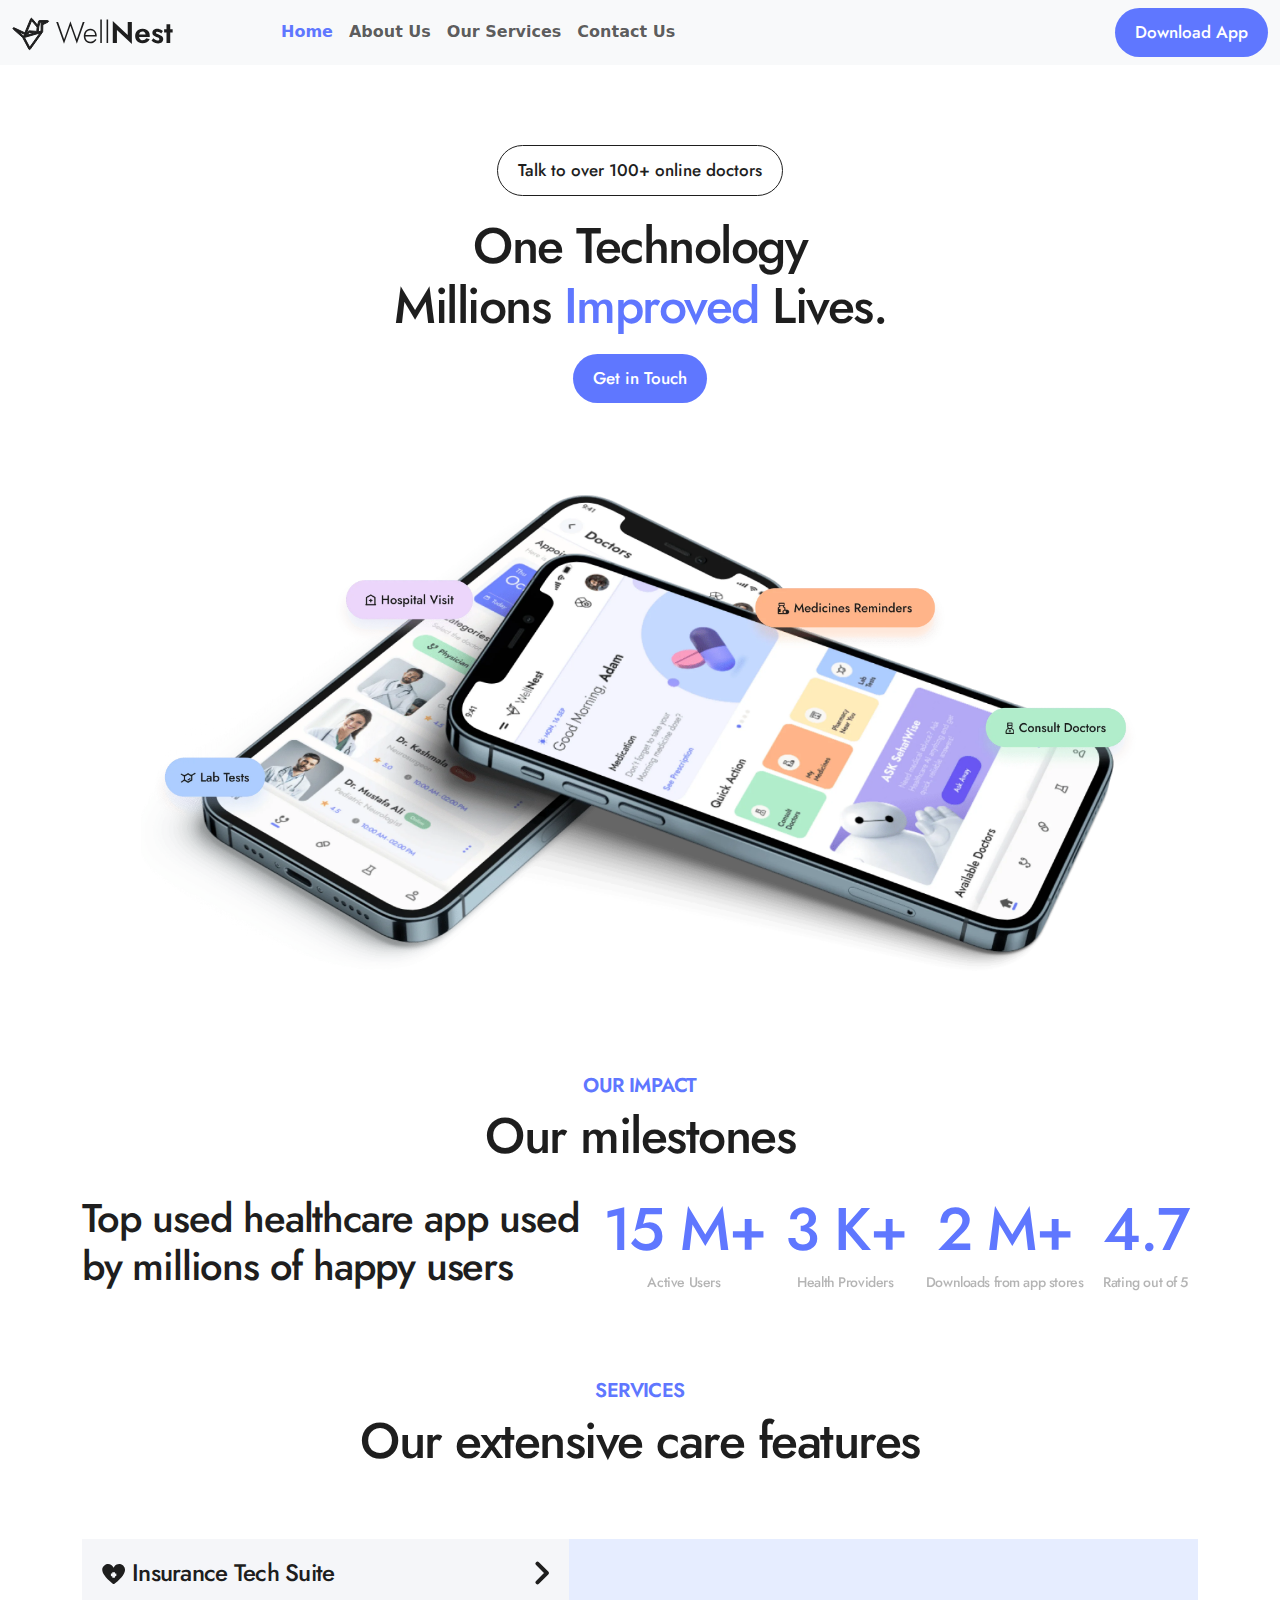
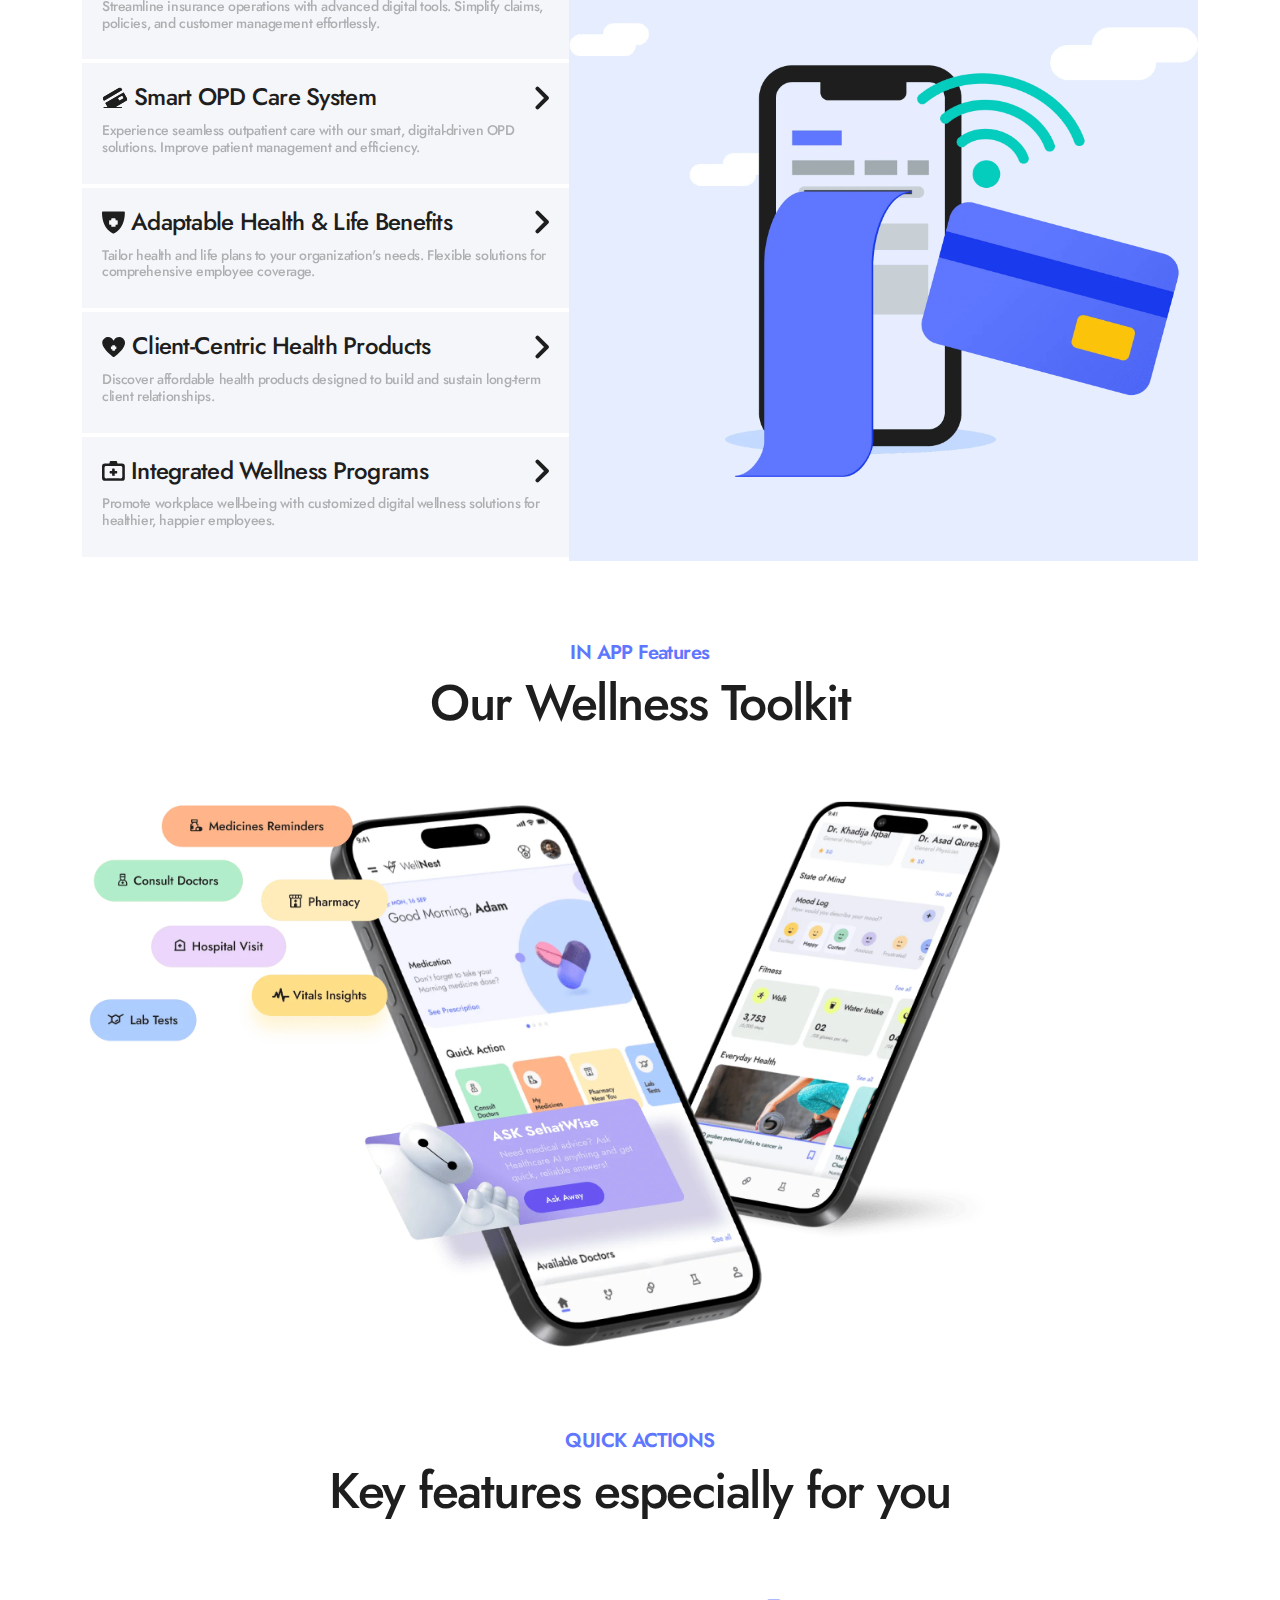
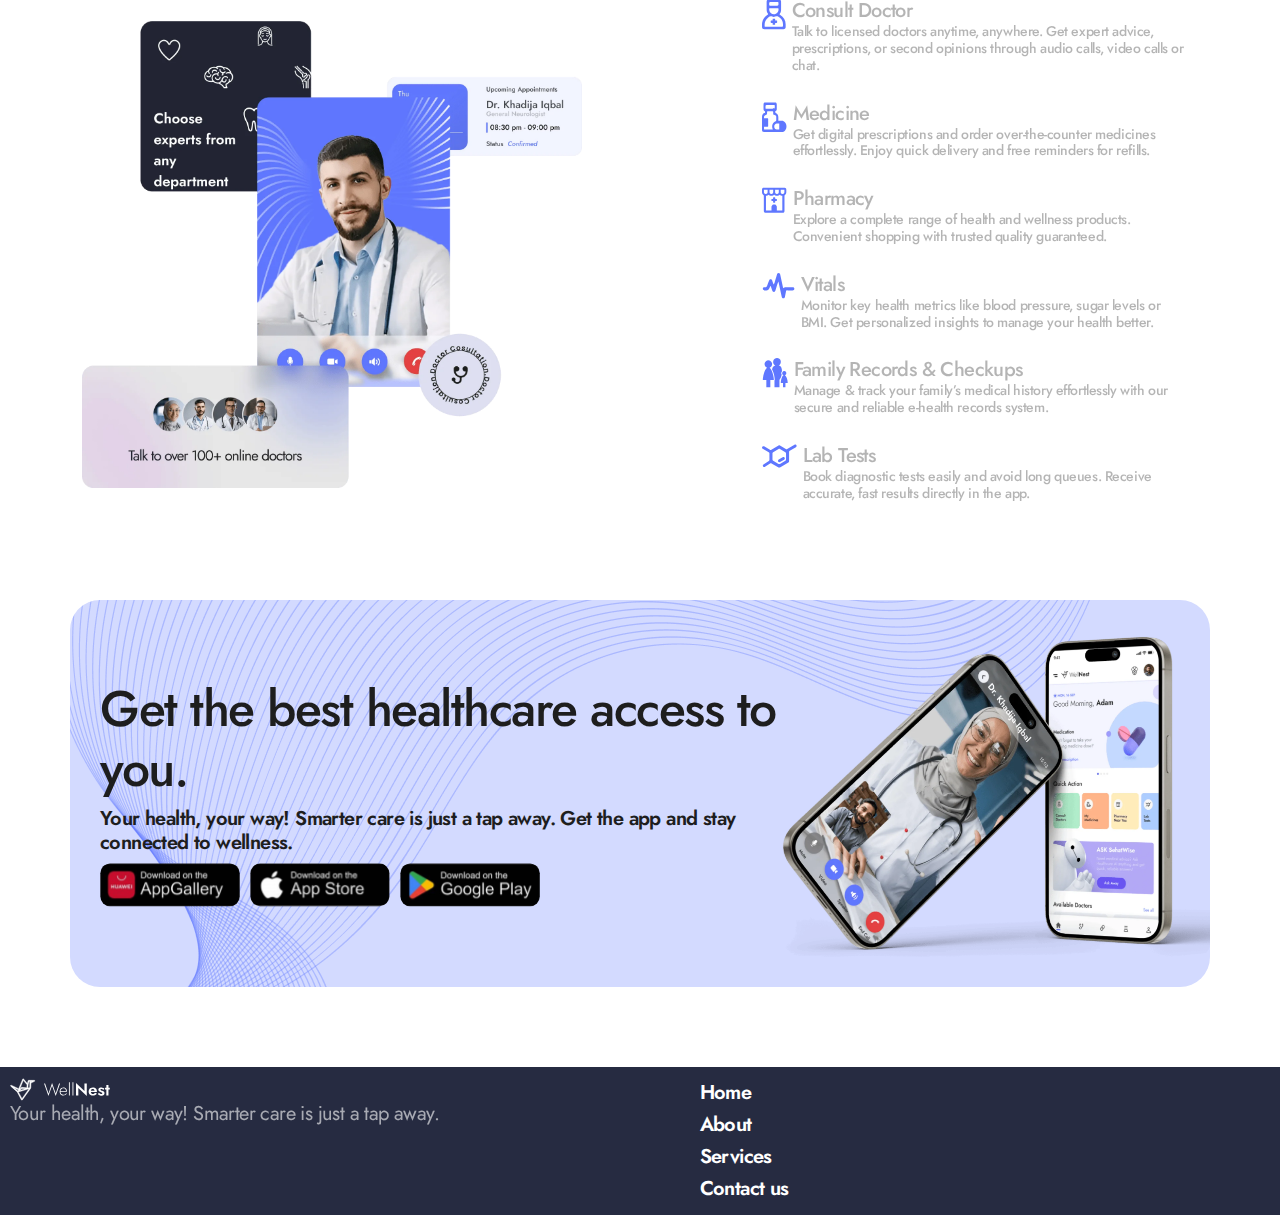
<file: index/index.html>
<!doctype html>
<html lang="en">
    <head>
        <meta charset="utf-8">
        <meta name="viewport" content="width=device-width, initial-scale=1">
        <title>WellNest</title>
        <link href="https://cdn.jsdelivr.net/npm/bootstrap@5.3.3/dist/css/bootstrap.min.css" rel="stylesheet" integrity="sha384-QWTKZyjpPEjISv5WaRU9OFeRpok6YctnYmDr5pNlyT2bRjXh0JMhjY6hW+ALEwIH" crossorigin="anonymous">
        <!-- font family links -->
        <link rel="preconnect" href="https://fonts.googleapis.com">
        <link rel="preconnect" href="https://fonts.gstatic.com" crossorigin>
        <link href="https://fonts.googleapis.com/css2?family=Jost:ital,wght@0,100..900;1,100..900&display=swap" rel="stylesheet">
        <!-- font family links -->
        <link rel="stylesheet" href="./index.css">
        <link rel="stylesheet" href="/common.css">
         
    </head>
  <body>

    <nav class="navbar navbar-expand-lg bg-body-tertiary">
        <div class="container-fluid">
            <div class="logo-wrapper">
                <img class="default-img" src="/assets/homeAssets/logo.svg">
            </div>
            <button class="navbar-toggler" type="button" data-bs-toggle="collapse" data-bs-target="#navbarTogglerDemo02" aria-controls="navbarTogglerDemo02" aria-expanded="false" aria-label="Toggle navigation">
            <span class="navbar-toggler-icon"></span>
            </button>
            <div class="collapse navbar-collapse" id="navbarTogglerDemo02">
            <ul class="navbar-nav me-auto mb-2 mb-lg-0">
                <li class="nav-item">
                    <a class="nav-link active" aria-current="page" href="/index/index.html">Home</a>
                </li>
                <li class="nav-item">
                    <a class="nav-link" href="/about/about.html">About Us</a>
                </li>
                <li class="nav-item">
                    <a class="nav-link" href="/ourServices/services.html">Our Services</a>
                </li>
                <li class="nav-item">
                    <a class="nav-link" href="/contact/contact.html">Contact Us</a>
                </li>
            </ul>
            <form class="d-flex" role="search">
                <div class="button-structure primary-button">Download App</div>
            </form>
            </div>
        </div>
    </nav>

    <!-- TECHNOLOGY SECTION -->
    <div class="container column-center">

        <span class="margin-xLarge d-block"></span>

        <div class="button-structure secodary-button dark-font">Talk to over 100+ online doctors</div>
        <span class="margin-medium"></span>

        <h1 class="section-heading primary-font dark-font">
            One Technology
            </br>Millions 
            <span class="light-font">Improved</span> 
            Lives.
        </h1>
        <span class="margin-small"></span>
        <div class="button-structure primary-button">Get in Touch</div>
        <span class="margin-xLarge"></span>

        <div class="main-section-img-wrapper">
            <img src="/assets/homeAssets/technology.webp" alt="technology" class="main-section-img">
        </div>

    </div>

    <!-- milestones SECTION -->
    <span class="margin-xLarge d-block"></span>
    <div class="container">

        <h1 class="section-heading secondary-font light-font">
            OUR IMPACT
        </h1>
        <h1 class="section-heading primary-font dark-font">
            Our milestones
        </h1>

        <span class="margin-medium d-block"></span>

        <div class="d-md-flex justify-content-between">
            <h1 class="section-heading teritary-font dark-font" style="text-align: start;">
                Top used healthcare app used</br> by millions of happy users
            </h1>
            <span class="margin-small d-block"></span>

            <div class="milestones-category d-flex flex-wrap"></div>
        </div>

    </div>

    <!-- extensive care SECTION -->
    <span class="margin-xLarge d-block"></span>
    <div class="container">

        <h1 class="section-heading secondary-font light-font">
            SERVICES
        </h1>
        <h1 class="section-heading primary-font dark-font">
            Our extensive care features
        </h1>
        
        <span class="margin-large d-block"></span>

        <div class="d-md-flex justify-content-between">
            <div class="care-feature"></div>

            <div class="extensive-care-image-wrapper">
                <img src="/assets/homeAssets/feature.webp" alt="technology" width="100%" height="100%" style="background-color: #E6EDFF; object-fit: contain;">
            </div>
        </div>

    </div>

    <!-- Wellness toolkit SECTION -->
    <span class="margin-xLarge d-block"></span>
    <div class="container column-center">

        <h1 class="section-heading secondary-font light-font">
            IN APP Features
        </h1>
        <h1 class="section-heading primary-font dark-font">
            Our Wellness Toolkit
        </h1>
        
        <span class="margin-large d-block"></span>

        <div class="wellness-section-img-wrapper">
            <img src="/assets/homeAssets/toolkit.webp" alt="technology" class="default-img">
        </div>

    </div>

    <span class="margin-xLarge d-block"></span>
    <!-- Key feature SECTION -->
    <div class="container column-center">

        <h1 class="section-heading secondary-font light-font">
            QUICK ACTIONS
        </h1>
        <h1 class="section-heading primary-font dark-font">
            Key features especially for you
        </h1>
        
        <span class="margin-large d-block"></span>

        <div class="d-md-flex justify-content-between">
            
            <div class="keyFeature-image-wrapper">
                <img src="/assets/homeAssets/key-feature.webp" alt="technology" class="default-img" style="object-fit: contain;">
            </div>

            <span class="margin-medium d-block"></span>
            
            <div class="key-feature"></div>

        </div>
    </div>

    <!-- health care SECTION -->
    <span class="margin-xLarge d-block"></span>
    <div class="container" style="background-color: #D3DAFF; padding: 30px 0px 30px 30px; border-radius: 30px; position: relative; overflow: hidden;">
        <img src="/assets/homeAssets/Group.png" style="position: absolute; left: 0; top: -80px;">

        <div class="d-md-flex justify-content-between align-items-center">
            <div style="z-index: 1;">
                <h1 class="section-heading primary-font dark-font text-start">
                    Get the best healthcare access to you.
                </h1>
                <h1 class="section-heading secondary-font dark-font text-start">
                    Your health, your way! Smarter care is just a tap away. Get the app and stay connected to wellness.
                </h1>
                <div class="d-flex flex-wrap">
                    <div class="stores-image-wrapper">
                        <img src="/assets/homeAssets/huawei.svg" style="width: 100%; height: 100%;">
                    </div>
                    <div class="stores-image-wrapper">
                        <img src="/assets/homeAssets/apple.svg" style="width: 100%; height: 100%;">
                    </div>
                    <div class="stores-image-wrapper">    
                        <img src="/assets/homeAssets/google.svg" style="width: 100%; height: 100%;">
                    </div>
                </div>
            </div>
            <div class="health-care-image-wrapper">
                <img src="/assets/homeAssets/health-care.webp" alt="technology" width="100%" height="100%" style="object-fit: contain; position: relative; z-index: 1;">
            </div>
        </div>

    </div>
    <span class="margin-xLarge d-block"></span>

    <div class="footer-section d-md-flex justify-content-between">
        <div class="me-4">
            <div class="footer-logo-wrapper">
                <img class="default-img" src="/assets/homeAssets/logo-white.svg">
            </div>
            <div class="detail-subheading-wrapper">
                <h1 class="section-heading secondary-font white-font detail-subheading text-start">Your health, your way! Smarter care is just a tap away.</h1>
            </div>
        </div>
        <div class="d-flex d-md-block">
            <h1 class="section-heading secondary-font white-font m-0 py-1 me-2 text-start">Home</h1>
            <h1 class="section-heading secondary-font white-font m-0 py-1 me-2 text-start">About</h1>
            <h1 class="section-heading secondary-font white-font m-0 py-1 me-2 text-start">Services</h1>
            <h1 class="section-heading secondary-font white-font m-0 py-1 me-2 text-start">Contact us</h1>

        </div>
        <div>
            
        </div>
        <div>
            
        </div>
    </div>

    
    <script src="./index.js"></script>
    <script src="/common.js"></script>
    <script src="https://cdn.jsdelivr.net/npm/bootstrap@5.3.3/dist/js/bootstrap.bundle.min.js" integrity="sha384-YvpcrYf0tY3lHB60NNkmXc5s9fDVZLESaAA55NDzOxhy9GkcIdslK1eN7N6jIeHz" crossorigin="anonymous"></script>
  </body>
</html>
</file>
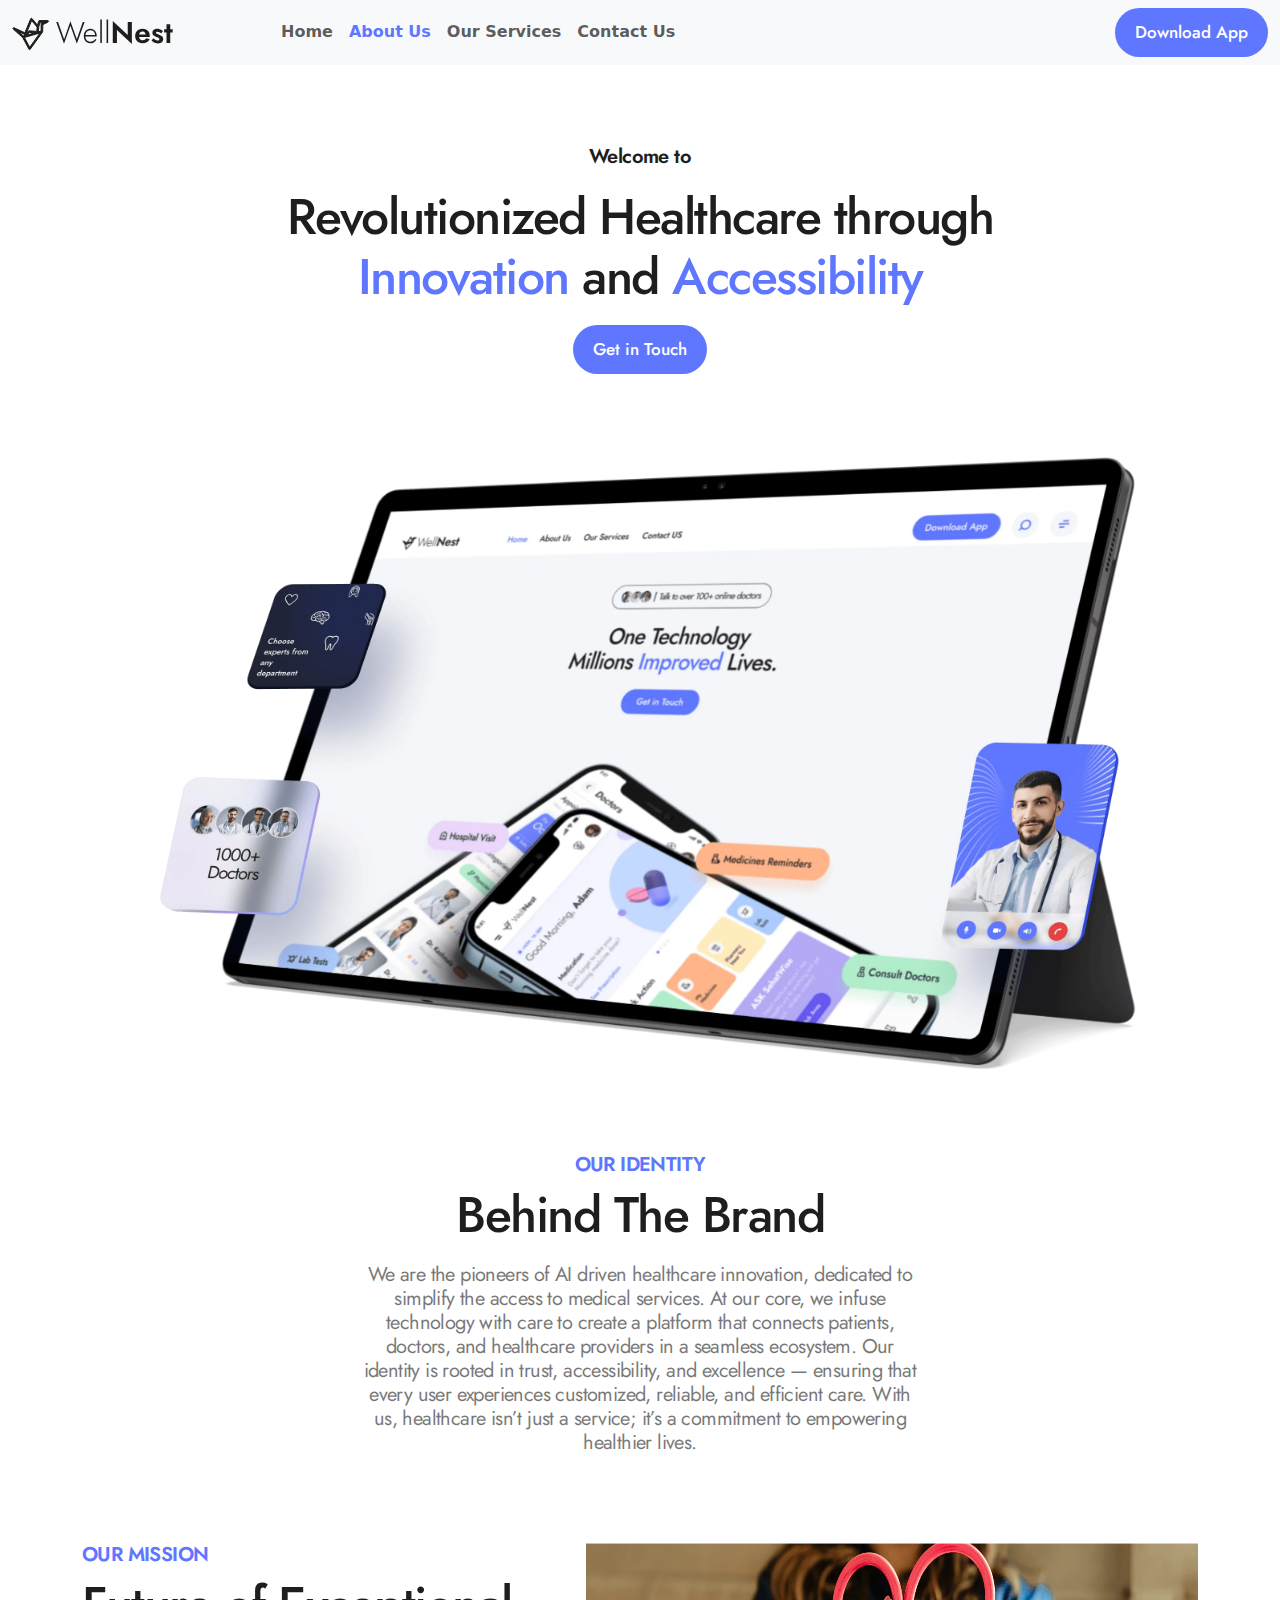
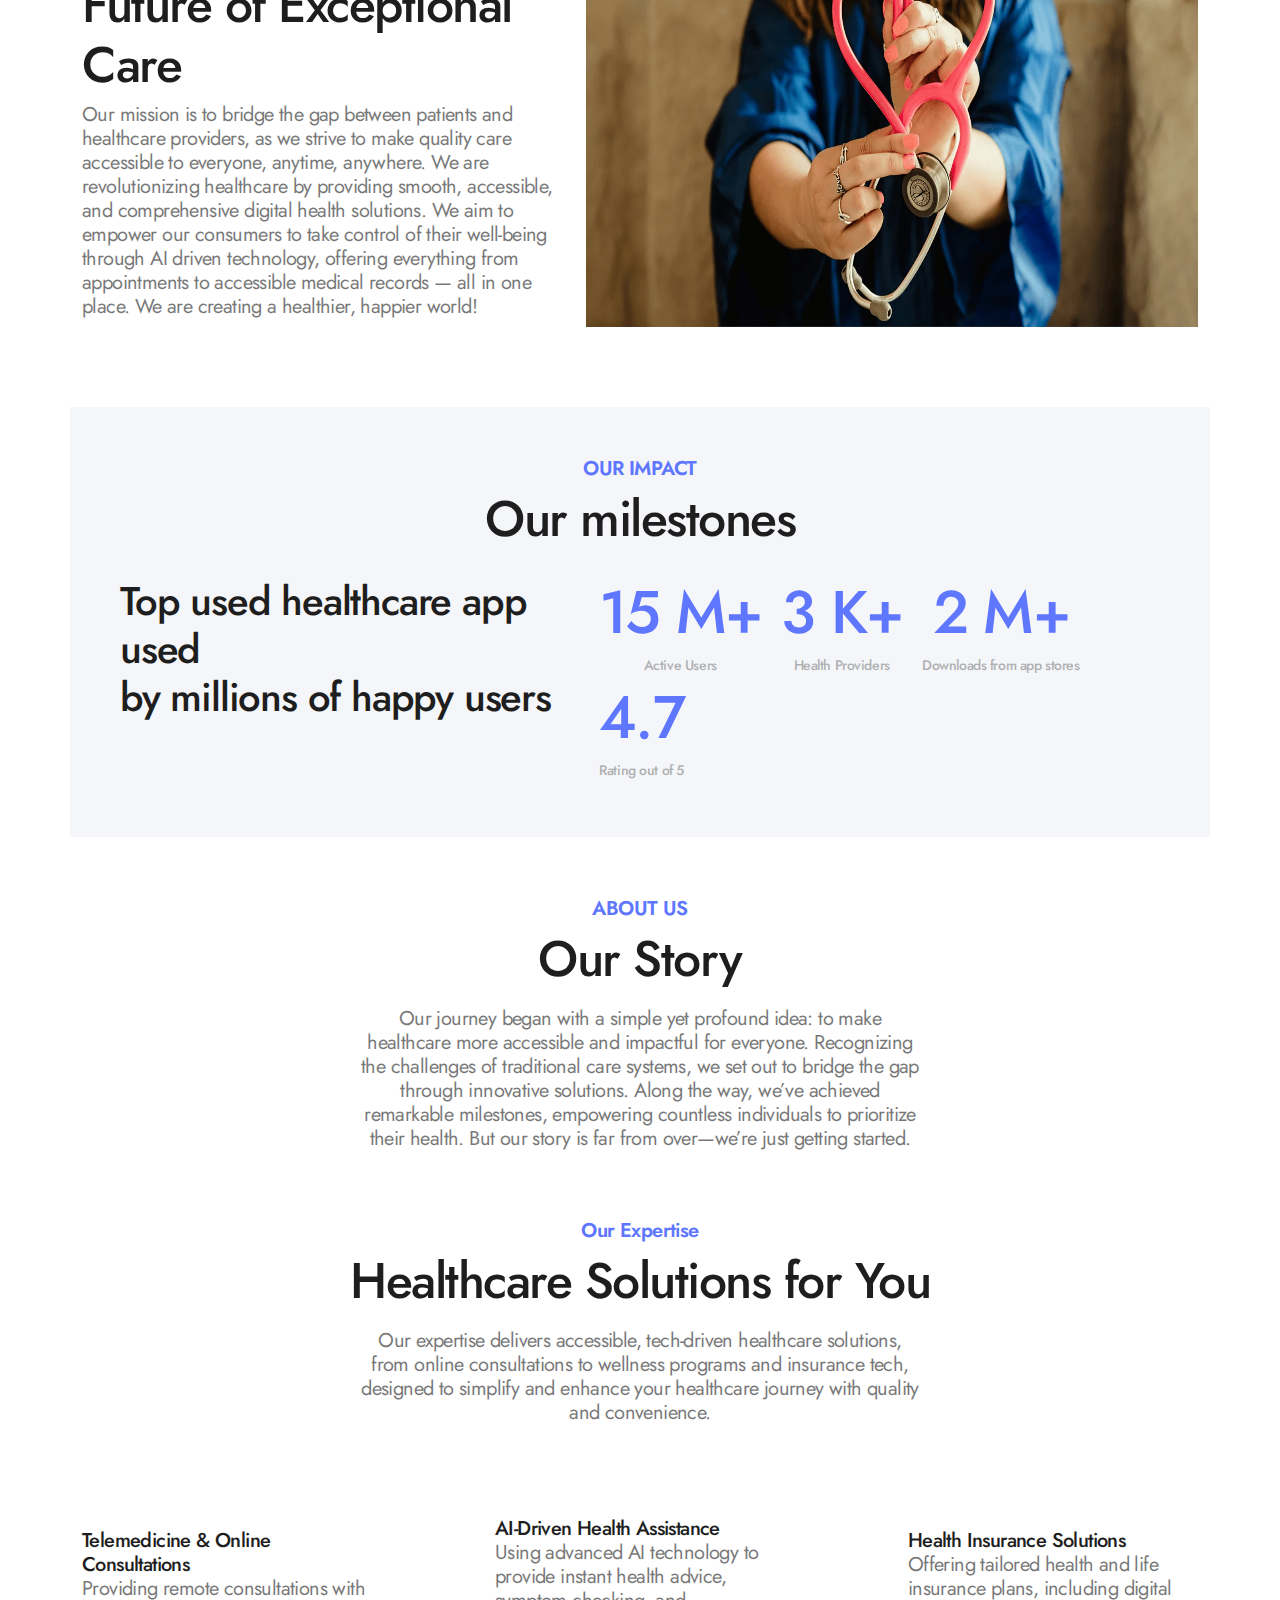
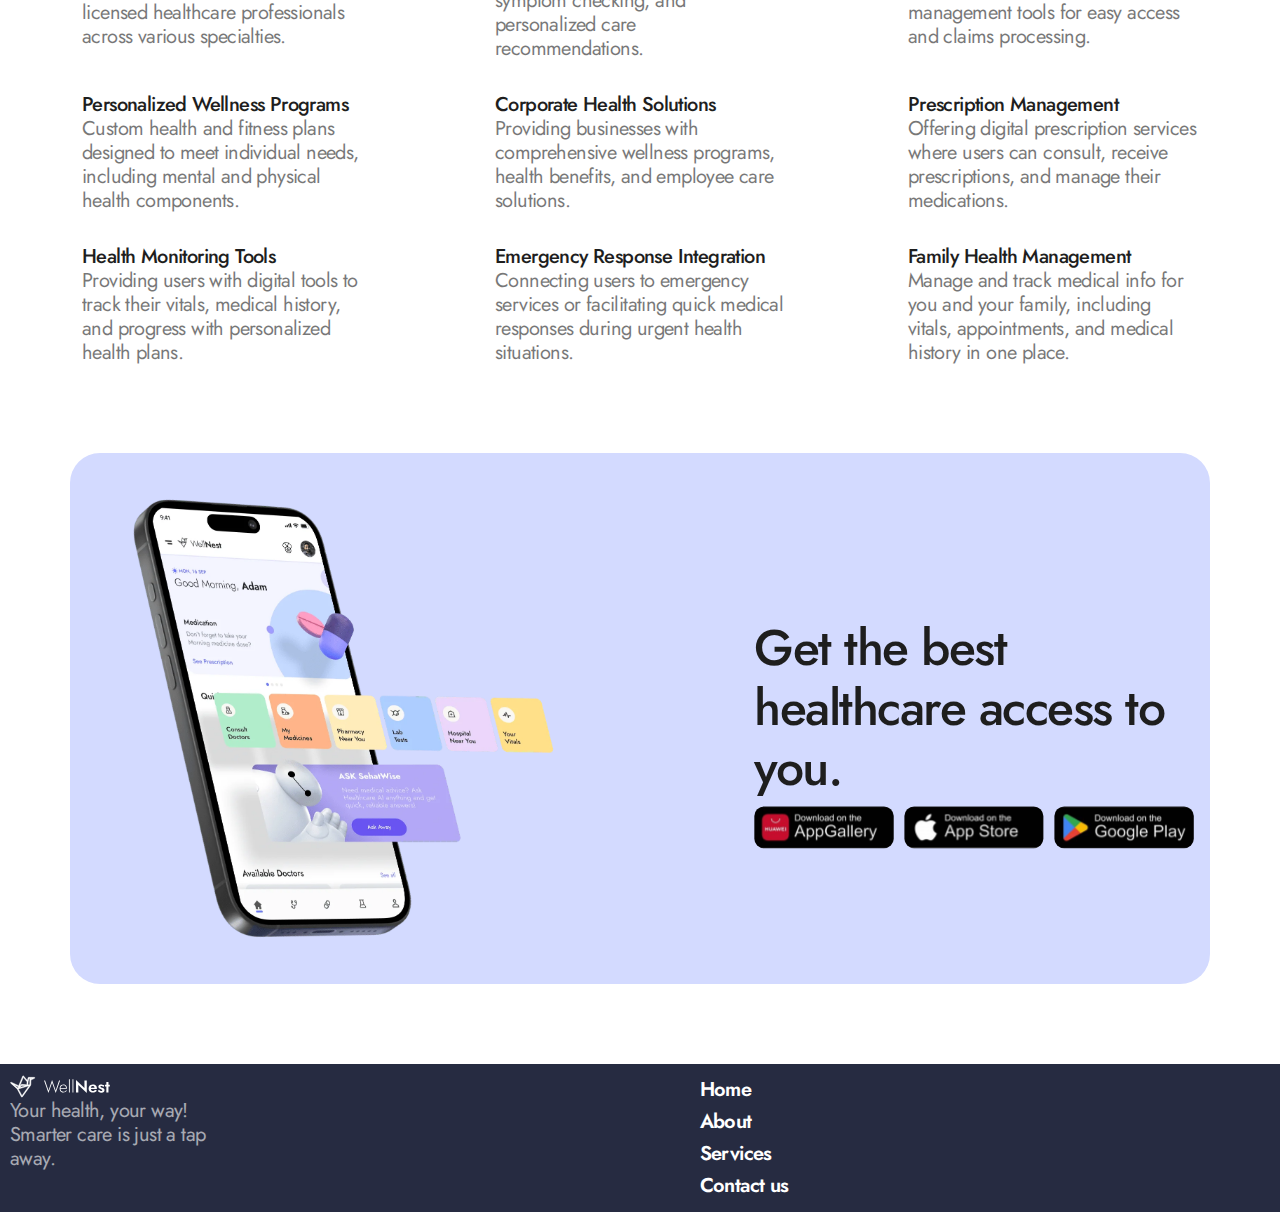
<file: about/about.html>
<!doctype html>
<html lang="en">
    <head>
        <meta charset="utf-8">
        <meta name="viewport" content="width=device-width, initial-scale=1">
        <title>WellNest</title>
        <link href="https://cdn.jsdelivr.net/npm/bootstrap@5.3.3/dist/css/bootstrap.min.css" rel="stylesheet" integrity="sha384-QWTKZyjpPEjISv5WaRU9OFeRpok6YctnYmDr5pNlyT2bRjXh0JMhjY6hW+ALEwIH" crossorigin="anonymous">
        <!-- font family links -->
        <link rel="preconnect" href="https://fonts.googleapis.com">
        <link rel="preconnect" href="https://fonts.gstatic.com" crossorigin>
        <link href="https://fonts.googleapis.com/css2?family=Jost:ital,wght@0,100..900;1,100..900&display=swap" rel="stylesheet">
        <!-- font family links -->
        <link rel="stylesheet" href="./about.css">
        <link rel="stylesheet" href="/common.css">
         
    </head>
  <body>

    <nav class="navbar navbar-expand-lg bg-body-tertiary">
        <div class="container-fluid">
            <div class="logo-wrapper">
                <img class="default-img" src="/assets/homeAssets/logo.svg">
            </div>
          <button class="navbar-toggler" type="button" data-bs-toggle="collapse" data-bs-target="#navbarTogglerDemo02" aria-controls="navbarTogglerDemo02" aria-expanded="false" aria-label="Toggle navigation">
            <span class="navbar-toggler-icon"></span>
          </button>
          <div class="collapse navbar-collapse" id="navbarTogglerDemo02">
            <ul class="navbar-nav me-auto mb-2 mb-lg-0">
                <li class="nav-item">
                    <a class="nav-link" aria-current="page" href="/index/index.html">Home</a>
                </li>
                <li class="nav-item">
                    <a class="nav-link active" href="/about/about.html">About Us</a>
                </li>
                <li class="nav-item">
                    <a class="nav-link" href="/ourServices/services.html">Our Services</a>
                </li>
                <li class="nav-item">
                    <a class="nav-link" href="/contact/contact.html">Contact Us</a>
                </li>
            </ul>
            <form class="d-flex" role="search">
                <div class="button-structure primary-button">Download App</div>
            </form>
          </div>
        </div>
    </nav>

    <!-- Main SECTION -->
    <div class="container column-center">

        <span class="margin-xLarge"></span>
        <h1 class="section-heading secondary-font dark-font">
            Welcome to
        </h1>
        <span class="margin-small"></span>

        <h1 class="section-heading primary-font dark-font">
            Revolutionized Healthcare through
            </br> 
            <span class="light-font">Innovation</span> and <span class="light-font">Accessibility</span>
        </h1>
        <span class="margin-small"></span>
        <div class="button-structure primary-button">Get in Touch</div>
        <span class="margin-xLarge"></span>

        <div class="main-section-img-wrapper">
            <img src="/assets/aboutAssets/innovation.webp" alt="technology" class="main-section-img">
        </div>

    </div>

    <!-- Brand SECTION -->
    <div class="container column-center">

        <span class="margin-xLarge"></span>
        <h1 class="section-heading secondary-font light-font">
            OUR IDENTITY
        </h1>

        <h1 class="section-heading primary-font dark-font">
            Behind The Brand
        </h1>
        <span class="margin-small"></span>
        <div class="detail-subheading-wrapper">
            <h1 class="section-heading secondary-font dark-font detail-subheading" id="brand-section-subheading"></h1>
        </div>
        <span class="margin-xLarge d-block"></span>

    </div>

    <!-- Exceptional Care SECTION -->
    <div class="container d-md-flex justify-content-between">

        <div class="me-3 detail-subheading-wrapper">
            <h1 class="section-heading secondary-font light-font text-md-start">
                OUR MISSION
            </h1>
    
            <h1 class="section-heading primary-font dark-font text-md-start">
                Future of Exceptional Care
            </h1>
            <span class="margin-small"></span>
            <div class="">
                <h1 class="section-heading secondary-font dark-font detail-subheading text-md-start" id="exceptional-section-subheading"></h1>
            </div>
        </div>

        <div class="exceptional-img-wrapper">
            <img src="/assets/aboutAssets/exceptional-care.webp" alt="technology" class="default-img">
        </div>

    </div>

    <span class="margin-xLarge d-block"></span>
    <!-- milestones SECTION -->
    <div class="container about-milestone" style="width: 100%;">

        <h1 class="section-heading secondary-font light-font">
            OUR IMPACT
        </h1>
        <h1 class="section-heading primary-font dark-font">
            Our milestones
        </h1>

        <span class="margin-medium d-block"></span>

        <div class="d-md-flex justify-content-between">
            <h1 class="section-heading teritary-font dark-font" style="text-align: start;">
                Top used healthcare app used</br> by millions of happy users
            </h1>
            <span class="margin-small d-block"></span>

            <div class="milestones-category d-flex flex-wrap"></div>
        </div>

    </div>

    <!-- Story SECTION -->
    <div class="container column-center">

        <span class="margin-large d-block"></span>
        <h1 class="section-heading secondary-font light-font">
            ABOUT US
        </h1>

        <h1 class="section-heading primary-font dark-font">
            Our Story
        </h1>
        <span class="margin-small"></span>
        <div class="detail-subheading-wrapper">
            <h1 class="section-heading secondary-font dark-font detail-subheading" id="story-section-subheading"></h1>
        </div>

    </div>

    <!-- Healthcare SECTION -->
    <div class="container column-center">

        <span class="margin-large d-block"></span>
        <h1 class="section-heading secondary-font light-font">
            Our Expertise
        </h1>

        <h1 class="section-heading primary-font dark-font">
            Healthcare Solutions for You
        </h1>
        <span class="margin-small"></span>
        <div class="detail-subheading-wrapper">
            <h1 class="section-heading secondary-font dark-font detail-subheading" id="healthcare-section-subheading"></h1>
        </div>

        <span class="margin-large d-block"></span>
        <div class="healthCare-solutions d-flex justify-content-between align-items-center flex-wrap"></div>

    </div>

    <!-- health care SECTION -->
    <span class="margin-xLarge d-block"></span>
    <div class="container" style="background-color: #D3DAFF; padding: 30px 0px 0px 0px; border-radius: 30px;">

        <div class="d-md-flex justify-content-between align-items-center">
            <div class="health-care-image-wrapper">
                <img src="/assets/aboutAssets/health-care.webp" alt="technology" width="100%" height="100%" style="object-fit: contain;">
            </div>
            <div class="health-care-content-wrapper">
                <h1 class="section-heading primary-font dark-font text-start">
                    Get the best healthcare access to you.
                </h1>
                <div class="d-flex flex-wrap">
                    <div class="stores-image-wrapper">
                        <img src="/assets/homeAssets/huawei.svg" style="width: 100%; height: 100%;">
                    </div>
                    <div class="stores-image-wrapper">
                        <img src="/assets/homeAssets/apple.svg" style="width: 100%; height: 100%;">
                    </div>
                    <div class="stores-image-wrapper">    
                        <img src="/assets/homeAssets/google.svg" style="width: 100%; height: 100%;">
                    </div>
                </div>
            </div>
        </div>

    </div>

    <span class="margin-xLarge d-block"></span>

    <div class="footer-section d-md-flex justify-content-between">
        <div class="me-4">
            <div class="footer-logo-wrapper">
                <img class="default-img" src="/assets/homeAssets/logo-white.svg">
            </div>
            <div class="detail-subheading-wrapper">
                <h1 class="section-heading secondary-font white-font detail-subheading text-start">Your health, your way! Smarter care is just a tap away.</h1>
            </div>
        </div>
        <div class="d-flex d-md-block">
            <h1 class="section-heading secondary-font white-font m-0 py-1 me-2 text-start">Home</h1>
            <h1 class="section-heading secondary-font white-font m-0 py-1 me-2 text-start">About</h1>
            <h1 class="section-heading secondary-font white-font m-0 py-1 me-2 text-start">Services</h1>
            <h1 class="section-heading secondary-font white-font m-0 py-1 me-2 text-start">Contact us</h1>

        </div>
        <div>
            
        </div>
        <div>
            
        </div>
    </div>
    
    <script src="./about.js"></script>
    <script src="/common.js"></script>
    <script src="https://cdn.jsdelivr.net/npm/bootstrap@5.3.3/dist/js/bootstrap.bundle.min.js" integrity="sha384-YvpcrYf0tY3lHB60NNkmXc5s9fDVZLESaAA55NDzOxhy9GkcIdslK1eN7N6jIeHz" crossorigin="anonymous"></script>
  </body>
</html>
</file>
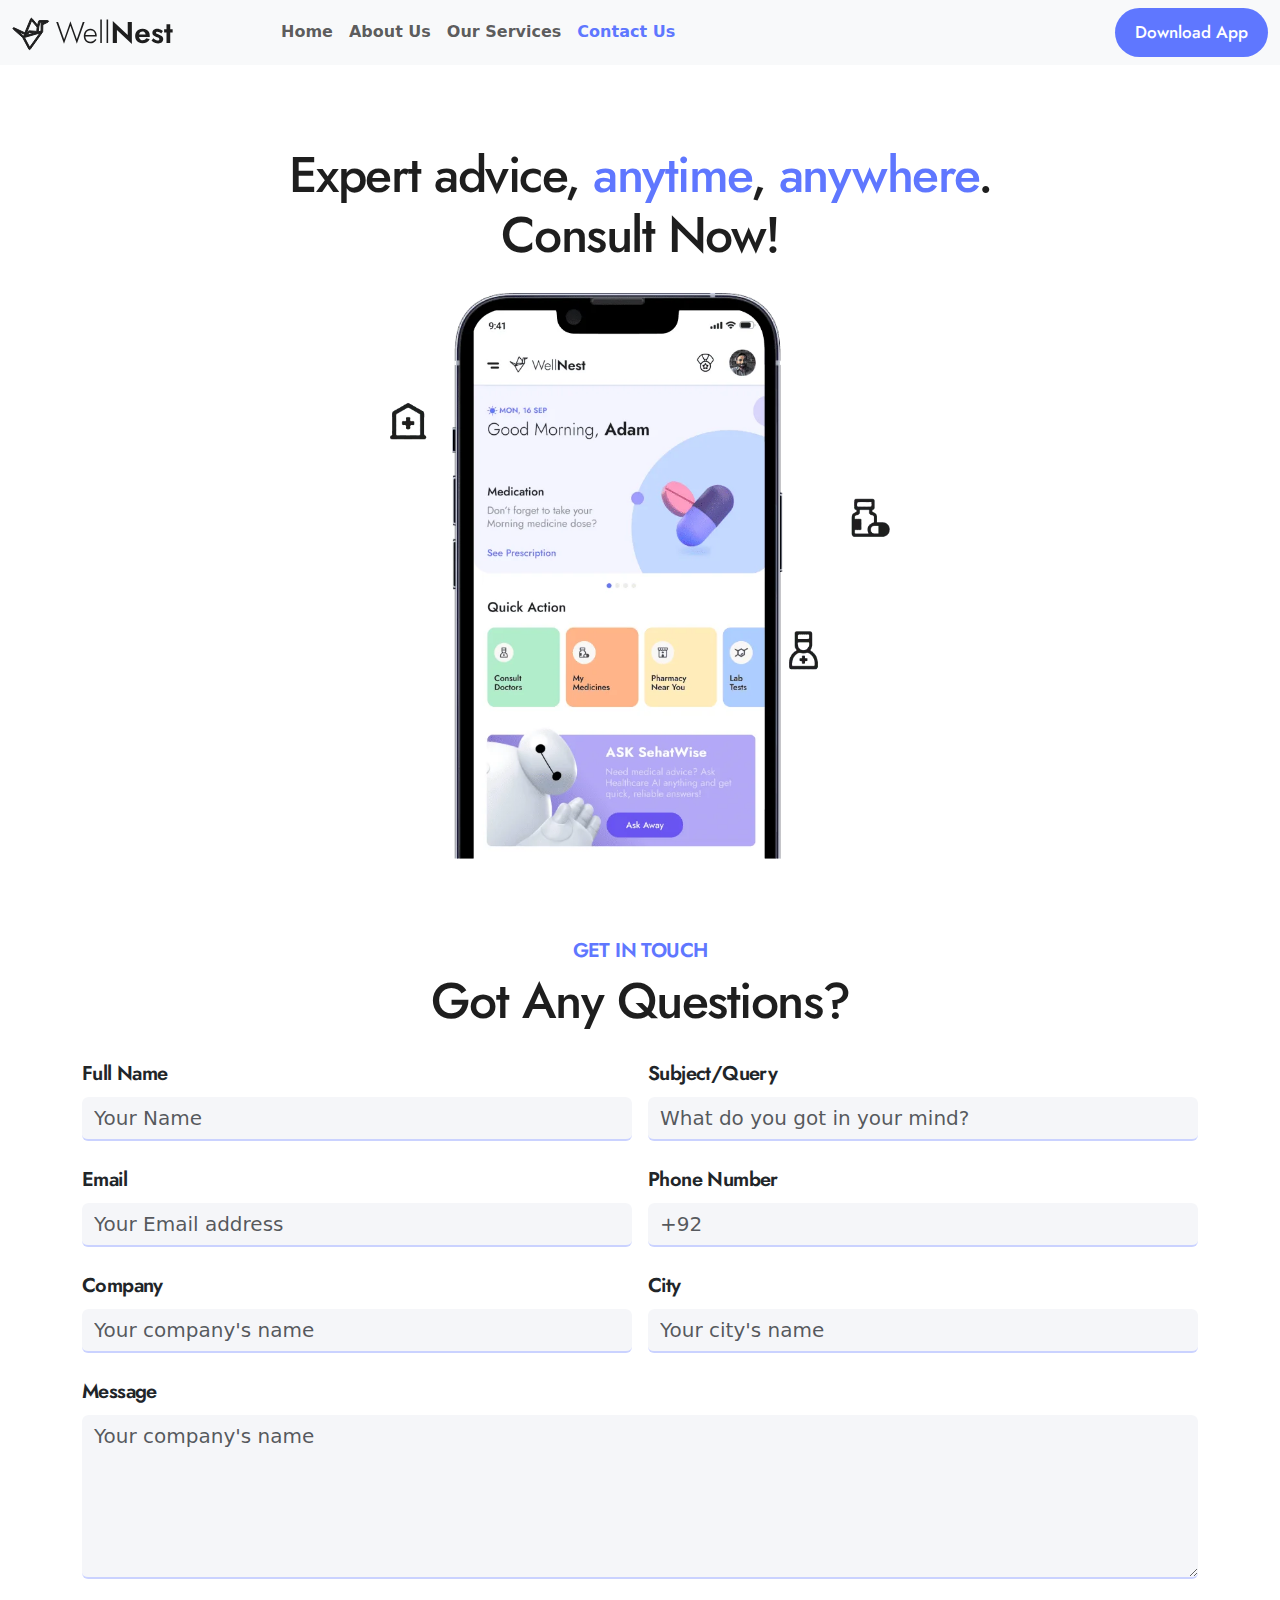
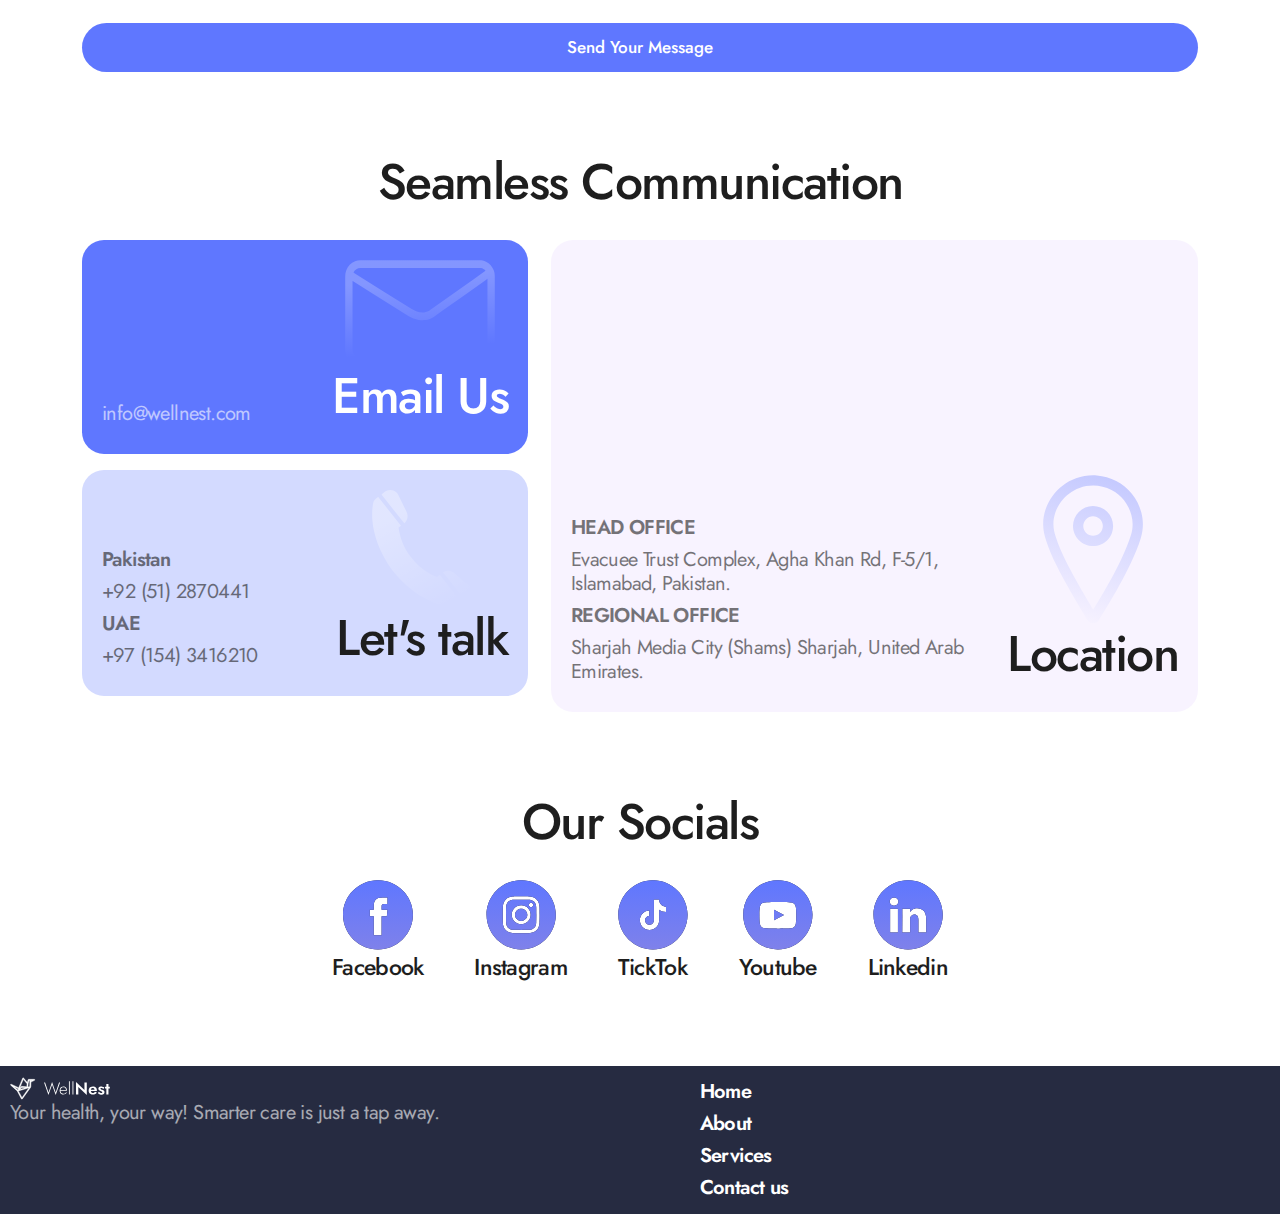
<file: contact/contact.html>
<!doctype html>
<html lang="en">
    <head>
        <meta charset="utf-8">
        <meta name="viewport" content="width=device-width, initial-scale=1">
        <title>WellNest</title>
        <link href="https://cdn.jsdelivr.net/npm/bootstrap@5.3.3/dist/css/bootstrap.min.css" rel="stylesheet" integrity="sha384-QWTKZyjpPEjISv5WaRU9OFeRpok6YctnYmDr5pNlyT2bRjXh0JMhjY6hW+ALEwIH" crossorigin="anonymous">
        <!-- font family links -->
        <link rel="preconnect" href="https://fonts.googleapis.com">
        <link rel="preconnect" href="https://fonts.gstatic.com" crossorigin>
        <link href="https://fonts.googleapis.com/css2?family=Jost:ital,wght@0,100..900;1,100..900&display=swap" rel="stylesheet">
        <!-- font family links -->
        <link rel="stylesheet" href="./contact.css">
        <link rel="stylesheet" href="/common.css">
         
    </head>
  <body>

    <nav class="navbar navbar-expand-lg bg-body-tertiary">
        <div class="container-fluid">
            <div class="logo-wrapper">
                <img class="default-img" src="/assets/homeAssets/logo.svg">
            </div>
          <button class="navbar-toggler" type="button" data-bs-toggle="collapse" data-bs-target="#navbarTogglerDemo02" aria-controls="navbarTogglerDemo02" aria-expanded="false" aria-label="Toggle navigation">
            <span class="navbar-toggler-icon"></span>
          </button>
          <div class="collapse navbar-collapse" id="navbarTogglerDemo02">
            <ul class="navbar-nav me-auto mb-2 mb-lg-0">
                <li class="nav-item">
                    <a class="nav-link" aria-current="page" href="/index/index.html">Home</a>
                </li>
                <li class="nav-item">
                    <a class="nav-link" href="/about/about.html">About Us</a>
                </li>
                <li class="nav-item">
                    <a class="nav-link" href="/ourServices/services.html">Our Services</a>
                </li>
                <li class="nav-item">
                    <a class="nav-link active" href="/contact/contact.html">Contact Us</a>
                </li>
            </ul>
            <form class="d-flex" role="search">
                <div class="button-structure primary-button">Download App</div>
            </form>
          </div>
        </div>
    </nav>

    <!-- Main SECTION -->
    <div class="container column-center contact-page-consult-section">

        <span class="margin-xLarge"></span>

        <h1 class="section-heading primary-font dark-font">
            Expert advice,
            <span class="light-font">anytime</span>, 
            <span class="light-font">anywhere</span>.
            </br>Consult Now!
        </h1>

        <span class="margin-medium"></span>

        <div class="main-section-img-wrapper">
            <img src="/assets/contactAssets/consult.webp" alt="technology" class="main-section-img">
        </div>

    </div>

    <!-- Contact Form -->
    <div class="container column-center">

        <span class="margin-xLarge"></span>
        <h1 class="section-heading secondary-font light-font">
            GET IN TOUCH
        </h1>

        <h1 class="section-heading primary-font dark-font">
            Got Any Questions?
        </h1>
        <span class="margin-medium"></span>
        
        <form style="width: 100%;">
            <div class="d-flex justify-content-between mb-2 mb-lg-4">
                <div class="me-3 w-100">
                    <label for="input1" class="form-label section-heading secondary-font">Full Name</label>
                    <input type="text" id="input1" class="form-control secondary-font inputStyle" placeholder="Your Name" style="font-weight: 400;">
                </div>
                <div class="w-100">
                    <label for="input2" class="form-label section-heading secondary-font">Subject/Query</label>
                    <input type="text" id="input2" class="form-control secondary-font inputStyle" placeholder="What do you got in your mind?" style="font-weight: 400;">
                </div>
            </div>
            <div class="d-flex justify-content-between mb-2 mb-lg-4">
                <div class="me-3 w-100">
                    <label for="input3" class="form-label section-heading secondary-font">Email</label>
                    <input type="email" id="input3" class="form-control secondary-font inputStyle" placeholder="Your Email address" style="font-weight: 400;">
                </div>
                <div class="w-100">
                    <label for="input4" class="form-label section-heading secondary-font">Phone Number</label>
                    <input type="text" id="input4" class="form-control secondary-font inputStyle" placeholder="+92" style="font-weight: 400;">
                </div>
            </div>
            <div class="d-flex justify-content-between mb-2 mb-lg-4">
                <div class="me-3 w-100">
                    <label for="input5" class="form-label section-heading secondary-font">Company</label>
                    <input type="text" id="input5" class="form-control secondary-font inputStyle" placeholder="Your company's name" style="font-weight: 400;">
                </div>
                <div class="w-100">
                    <label for="input6" class="form-label section-heading secondary-font">City</label>
                    <input type="text" id="input6" class="form-control secondary-font inputStyle" placeholder="Your city's name" style="font-weight: 400;">
                </div>
            </div>
            <div class="d-flex justify-content-between mb-2 mb-lg-4">
                <div class="w-100">
                    <label for="input7" class="form-label section-heading secondary-font">Message</label>
                    <textarea id="input7" class="form-control secondary-font inputStyle" placeholder="Your company's name" rows="5" style="font-weight: 400;"></textarea>
                </div>
            </div>
            <span class="margin-medium d-block"></span>
            <div class="button-structure primary-button text-center">Send Your Message</div>
        </form>

        <span class="margin-xLarge d-block"></span>

    </div>

    <!-- Contact Form -->
    <div class="container column-center">

        <h1 class="section-heading primary-font dark-font">
            Seamless Communication
        </h1>
        
        <span class="margin-medium"></span>

        <div class="d-md-flex w-100 justify-content-between">

            <div class="contact-pre-section">
                <div class="d-flex d-md-block d-lg-flex emai-section align-items-end justify-content-between mb-3">
                    <div class="detail-subheading-wrapper">
                        <h1 class="section-heading secondary-font white-font detail-subheading">info@wellnest.com</h1>
                    </div>
                    
                    <div>
                        <div class="email-section-img-wrapper m-auto">
                            <img src="/assets/contactAssets/Email-icon.svg" alt="technology" class="default-img">
                        </div>
                        <h1 class="section-heading primary-font white-font">
                            Email Us
                        </h1>
                    </div>
                </div>
                <div class="d-flex d-md-block d-lg-flex call-section align-items-end justify-content-between mb-3">
                    
                    <div class="detail-subheading-wrapper">
                        <h1 class="section-heading secondary-font dark-font detail-subheading text-start" style="font-weight: 600 !important;">Pakistan</h1>
                        <h1 class="section-heading secondary-font dark-font detail-subheading text-start">+92 (51) 2870441</h1>

                        <h1 class="section-heading secondary-font dark-font detail-subheading text-start" style="font-weight: 600 !important;">UAE</h1>
                        <h1 class="section-heading secondary-font dark-font detail-subheading text-start">+97 (154) 3416210</h1>
                    </div>
                    
                    <div>
                        <div class="call-section-img-wrapper m-auto">
                            <img src="/assets/contactAssets/Call.svg" alt="technology" class="default-img">
                        </div>
                        <h1 class="section-heading primary-font dark-font">
                            Let's talk
                        </h1>
                    </div>
                </div>
            </div>
            <div class="contact-post-section d-flex d-md-block d-lg-flex location-section align-items-end justify-content-between">
                    
                <div class="detail-subheading-wrapper">
                    <h1 class="section-heading secondary-font dark-font detail-subheading text-start" style="font-weight: 600 !important;">HEAD OFFICE</h1>
                    <h1 class="section-heading secondary-font dark-font detail-subheading text-start">Evacuee Trust Complex, Agha Khan Rd, F-5/1, Islamabad, Pakistan.</h1>

                    <h1 class="section-heading secondary-font dark-font detail-subheading text-start" style="font-weight: 600 !important;">REGIONAL OFFICE</h1>
                    <h1 class="section-heading secondary-font dark-font detail-subheading text-start">Sharjah Media City (Shams) Sharjah, United Arab Emirates.</h1>
                </div>
                
                <div>
                    <div class="call-section-img-wrapper m-auto">
                        <img src="/assets/contactAssets/Location.svg" alt="technology" class="default-img">
                    </div>
                    <h1 class="section-heading primary-font dark-font">
                        Location
                    </h1>
                </div>
            </div>

        </div>
        <span class="margin-xLarge d-block"></span>

    </div>

    <div class="container column-center social-section">

        <h1 class="section-heading primary-font dark-font">
            Our Socials
        </h1>
        
        <span class="margin-medium"></span>

        <div class="d-flex flex-wrap w-100 justify-content-between social-icon-section">
            
        </div>
    </div>

    <span class="margin-xLarge d-block"></span>

    <div class="footer-section d-md-flex justify-content-between">
        <div class="me-4">
            <div class="footer-logo-wrapper">
                <img class="default-img" src="/assets/homeAssets/logo-white.svg">
            </div>
            <div class="detail-subheading-wrapper">
                <h1 class="section-heading secondary-font white-font detail-subheading text-start">Your health, your way! Smarter care is just a tap away.</h1>
            </div>
        </div>
        <div class="d-flex d-md-block">
            <h1 class="section-heading secondary-font white-font m-0 py-1 me-2 text-start">Home</h1>
            <h1 class="section-heading secondary-font white-font m-0 py-1 me-2 text-start">About</h1>
            <h1 class="section-heading secondary-font white-font m-0 py-1 me-2 text-start">Services</h1>
            <h1 class="section-heading secondary-font white-font m-0 py-1 me-2 text-start">Contact us</h1>

        </div>
        <div>
            
        </div>
        <div>
            
        </div>
    </div>
    
    <script src="./contact.js"></script>
    <script src="/common.js"></script>
    <script src="https://cdn.jsdelivr.net/npm/bootstrap@5.3.3/dist/js/bootstrap.bundle.min.js" integrity="sha384-YvpcrYf0tY3lHB60NNkmXc5s9fDVZLESaAA55NDzOxhy9GkcIdslK1eN7N6jIeHz" crossorigin="anonymous"></script>
  </body>
</html>
</file>
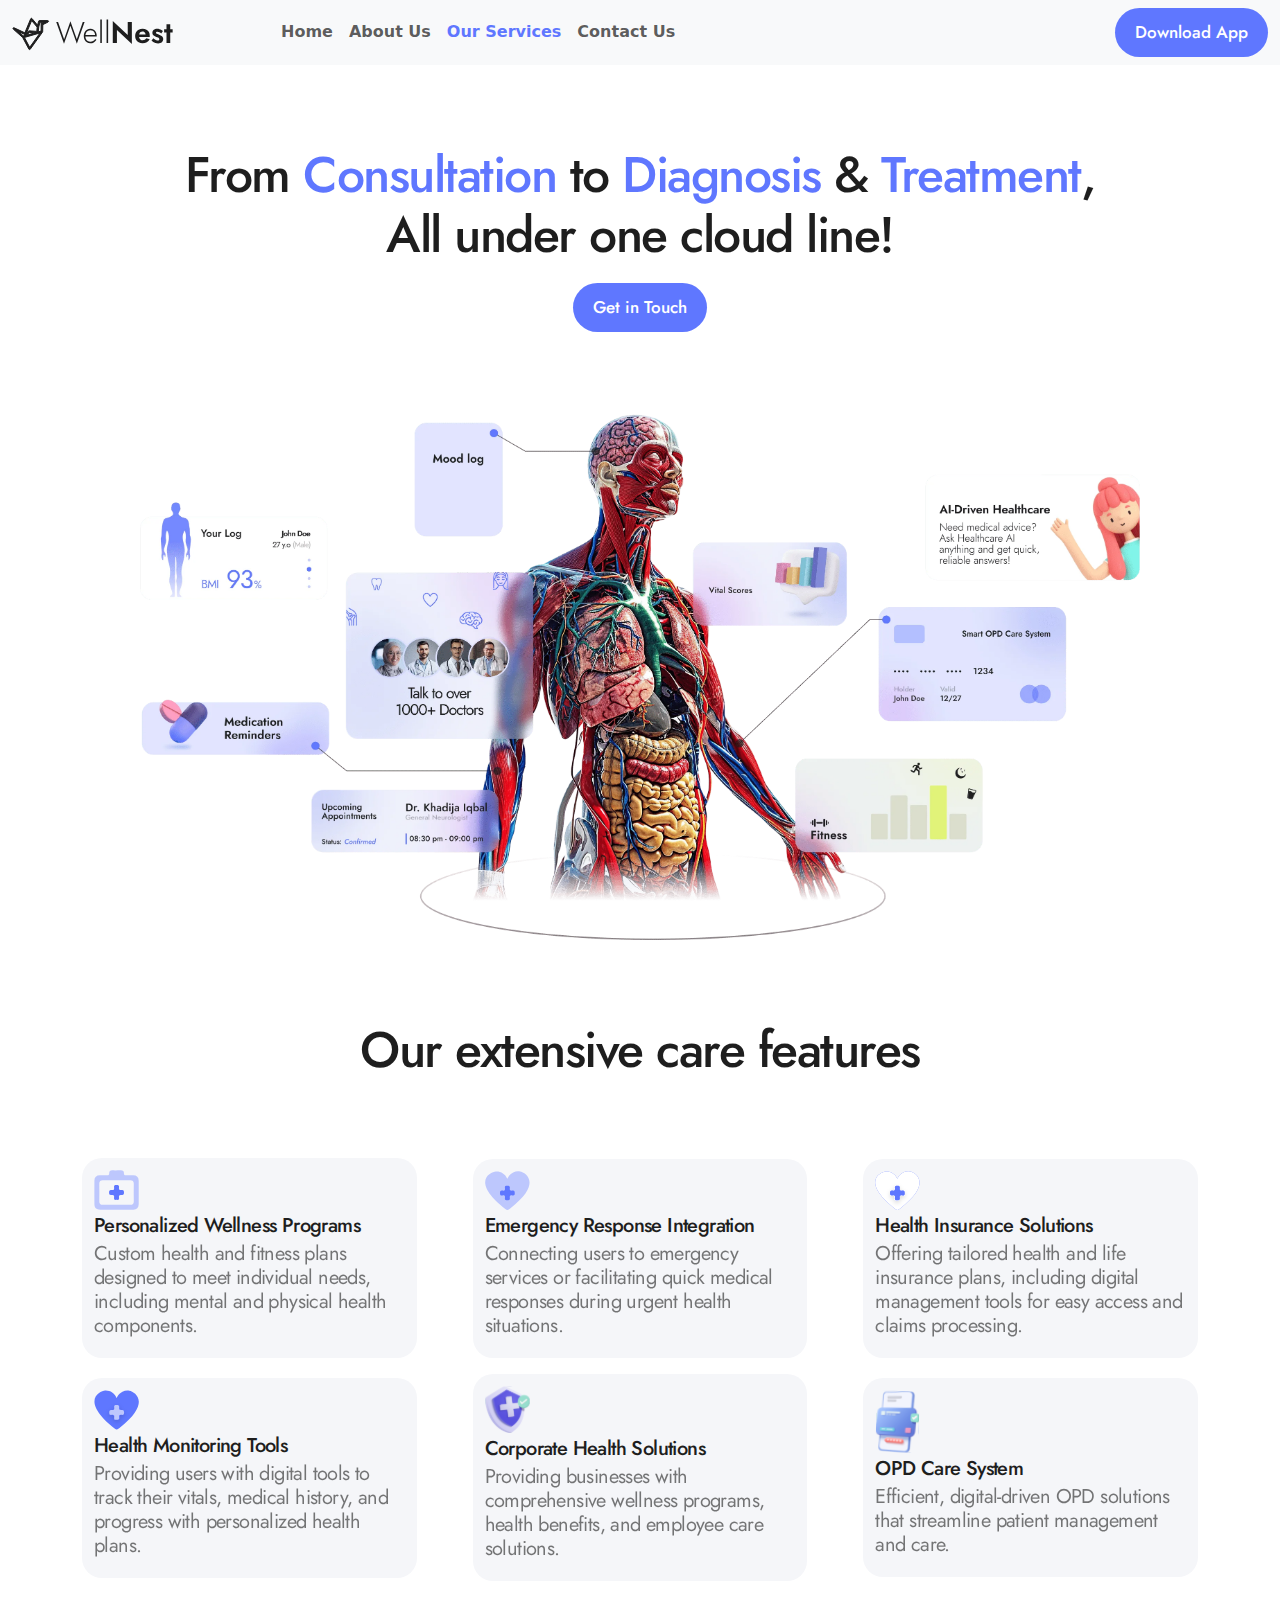
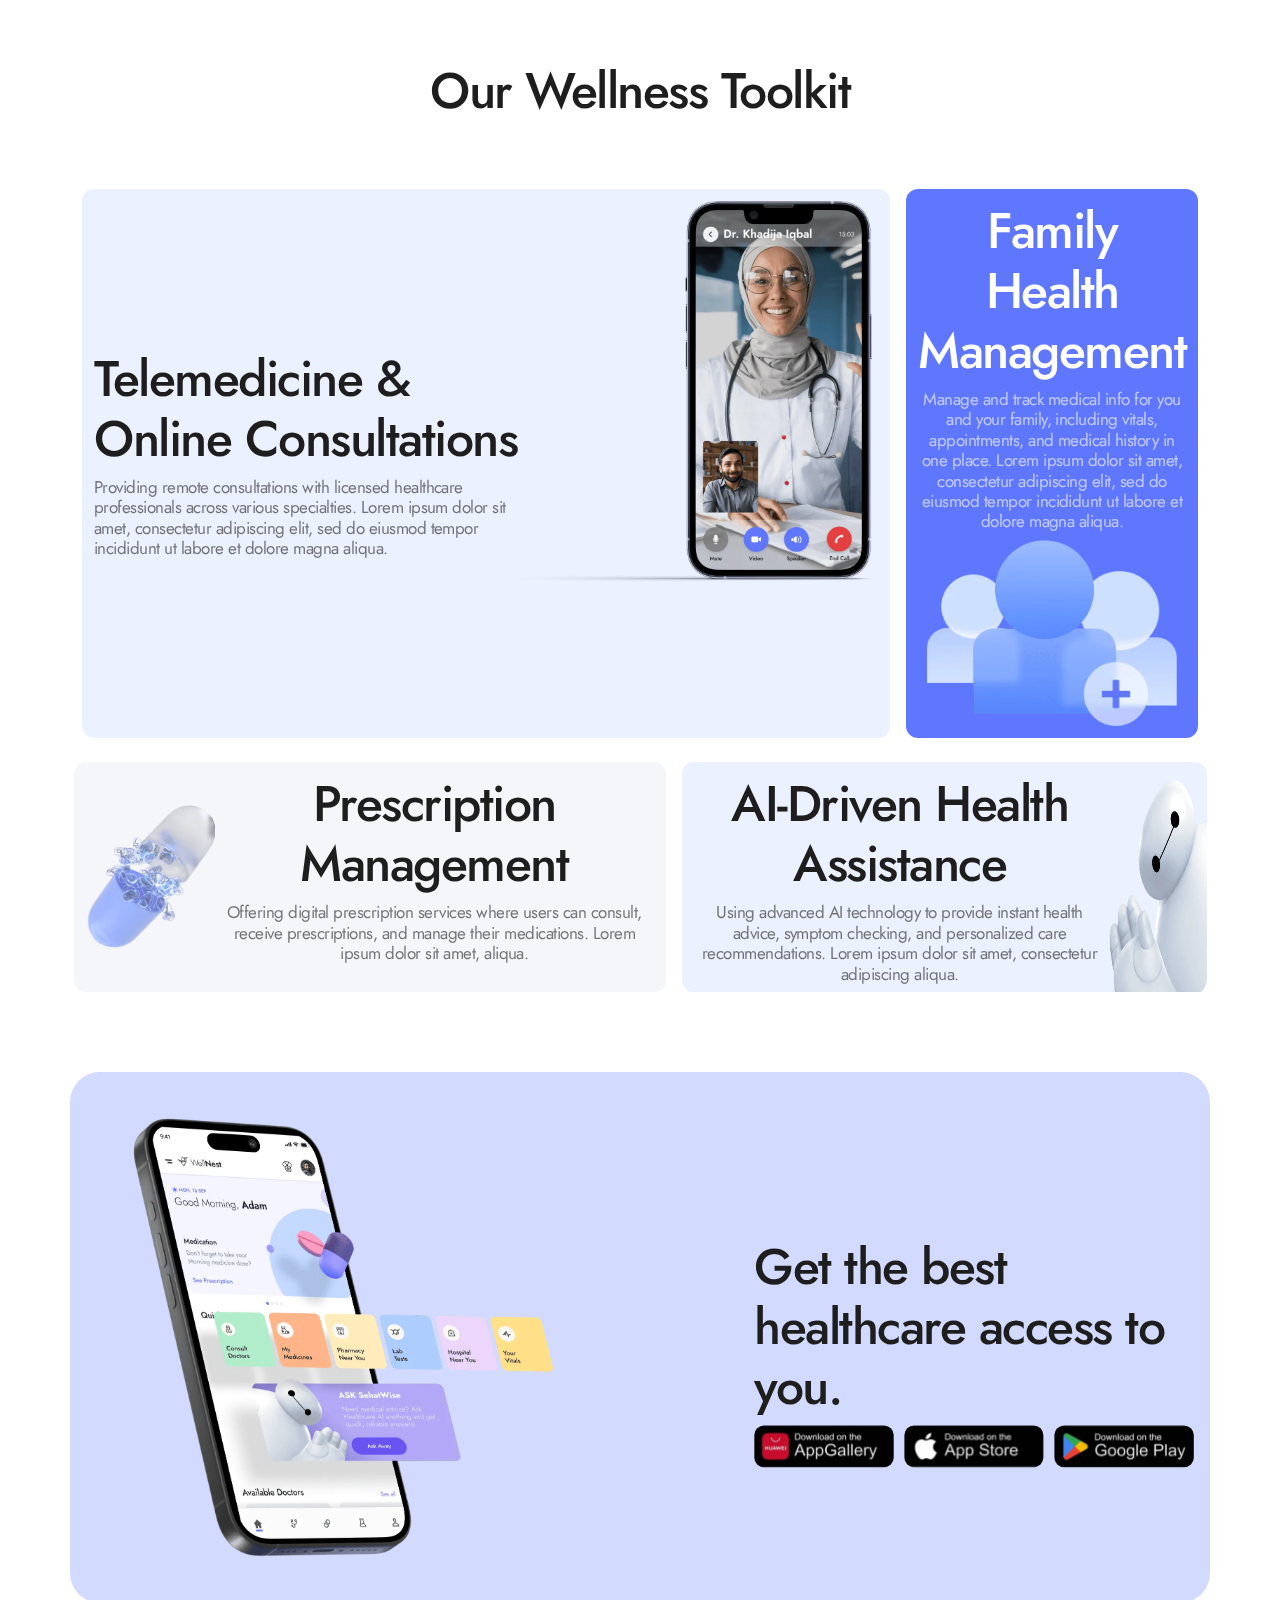
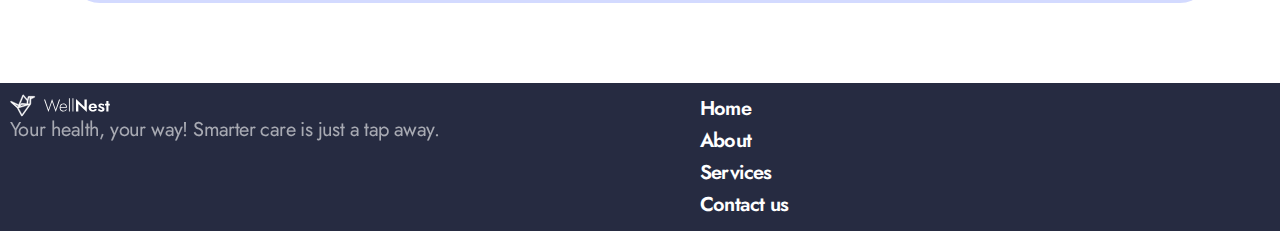
<file: ourServices/services.html>
<!doctype html>
<html lang="en">
    <head>
        <meta charset="utf-8">
        <meta name="viewport" content="width=device-width, initial-scale=1">
        <title>WellNest</title>
        <link href="https://cdn.jsdelivr.net/npm/bootstrap@5.3.3/dist/css/bootstrap.min.css" rel="stylesheet" integrity="sha384-QWTKZyjpPEjISv5WaRU9OFeRpok6YctnYmDr5pNlyT2bRjXh0JMhjY6hW+ALEwIH" crossorigin="anonymous">
        <!-- font family links -->
        <link rel="preconnect" href="https://fonts.googleapis.com">
        <link rel="preconnect" href="https://fonts.gstatic.com" crossorigin>
        <link href="https://fonts.googleapis.com/css2?family=Jost:ital,wght@0,100..900;1,100..900&display=swap" rel="stylesheet">
        <!-- font family links -->
        <link rel="stylesheet" href="./services.css">
        <link rel="stylesheet" href="/common.css">
         
    </head>
  <body>

    <nav class="navbar navbar-expand-lg bg-body-tertiary">
        <div class="container-fluid">
          <div class="logo-wrapper">
            <img class="default-img" src="/assets/homeAssets/logo.svg">
          </div>
          <button class="navbar-toggler" type="button" data-bs-toggle="collapse" data-bs-target="#navbarTogglerDemo02" aria-controls="navbarTogglerDemo02" aria-expanded="false" aria-label="Toggle navigation">
            <span class="navbar-toggler-icon"></span>
          </button>
          <div class="collapse navbar-collapse" id="navbarTogglerDemo02">
            <ul class="navbar-nav me-auto mb-2 mb-lg-0">
              <li class="nav-item">
                  <a class="nav-link" aria-current="page" href="/index/index.html">Home</a>
              </li>
              <li class="nav-item">
                  <a class="nav-link" href="/about/about.html">About Us</a>
              </li>
              <li class="nav-item">
                  <a class="nav-link active" href="/ourServices/services.html">Our Services</a>
              </li>
              <li class="nav-item">
                  <a class="nav-link" href="/contact/contact.html">Contact Us</a>
              </li>
            </ul>
            <form class="d-flex" role="search">
              <div class="button-structure primary-button">Download App</div>
            </form>
          </div>
        </div>
    </nav>

    <!-- Main SECTION -->
    <div class="container column-center">

        <span class="margin-xLarge"></span>

        <h1 class="section-heading primary-font dark-font">
            From 
            <span class="light-font">Consultation</span> to 
            <span class="light-font">Diagnosis</span> & 
            <span class="light-font">Treatment</span>,
            </br> All under one cloud line!
            
        </h1>
        <span class="margin-small"></span>
        <div class="button-structure primary-button">Get in Touch</div>
        <span class="margin-medium"></span>

        <div class="main-section-img-wrapper">
            <img src="/assets/servicesAssets/diagnose.webp" alt="technology" class="main-section-img">
        </div>

    </div>

    <!-- extensive-care SECTION -->
    <div class="container column-center">

      <span class="margin-xLarge d-block"></span>

      <h1 class="section-heading primary-font dark-font">
        Our extensive care features
      </h1>
      <span class="margin-small"></span>

      <span class="margin-large d-block"></span>
      <div class="extensive-care-solutions d-flex justify-content-between align-items-center flex-wrap gap-3"></div>

    </div>

    <!-- wellness toolkit SECTION -->
    <div class="container column-center">

      <span class="margin-xLarge d-block"></span>

      <h1 class="section-heading primary-font dark-font">
        Our Wellness Toolkit
      </h1>
      <span class="margin-large d-block"></span>

      <div class="d-md-flex justify-content-between gap-3">
        <div class="consultaion-section d-lg-flex align-items-baseline">
          <div class="consultaion-section-content">
            <h1 class="section-heading primary-font dark-font text-start">
              Telemedicine & Online Consultations
            </h1>
            <span class="margin-small"></span>
            <div class="detail-subheading-wrapper">
              <h1 class="section-heading secondary-font dark-font detail-subheading text-start" id="telemedicine-section-subheading"></h1>
            </div>
          </div>
          <div class="consultaion-section-img-wrapper">
            <img class="default-img" src="/assets/servicesAssets/consultation.webp">
          </div>
        </div>

        <div class="family-section mt-3 mt-md-0">
          <h1 class="section-heading primary-font white-font">
            Family Health Management
          </h1>
          <span class="margin-small"></span>
          <div class="detail-subheading-wrapper">
              <h1 class="section-heading secondary-font white-font detail-subheading" id="family-section-subheading"></h1>
          </div>
          <div class="family-section-img-wrapper">
            <img class="default-img" src="/assets/servicesAssets/family.webp">
          </div>
        </div>
      </div>

      <div class="d-md-flex justify-content-between gap-3">
        <div class="prescription-section d-lg-flex flex-row-reverse mt-3 mt-md-4">
          <div>
            <h1 class="section-heading primary-font dark-font">
              Prescription Management
            </h1>
            <span class="margin-small"></span>
            <div class="detail-subheading-wrapper">
                <h1 class="section-heading secondary-font dark-font detail-subheading" id="perscription-section-subheading"></h1>
            </div>
          </div>
          <div class="prescription-section-img-wrapper">
            <img class="default-img" src="/assets/servicesAssets/perscription.webp">
          </div>
        </div>

        <div class="assistance-section d-lg-flex mt-3 mt-md-4">
          <div>
            <h1 class="section-heading primary-font dark-font">
              AI-Driven Health Assistance
            </h1>
            <span class="margin-small"></span>
            <div class="detail-subheading-wrapper">
                <h1 class="section-heading secondary-font dark-font detail-subheading" id="assistance-section-subheading"></h1>
            </div>
          </div>
          <div class="assistance-section-img-wrapper">
            <img class="default-img" src="/assets/servicesAssets/assitance.webp">
          </div>
        </div>
      </div>

      <div class="extensive-care-solutions d-flex justify-content-between align-items-center flex-wrap gap-3"></div>

    </div>

    <!-- health care SECTION -->
    <span class="margin-xLarge d-block"></span>
    <div class="container" style="background-color: #D3DAFF; padding: 30px 0px 0px 0px; border-radius: 30px;">

        <div class="d-md-flex justify-content-between align-items-center">
            <div class="health-care-image-wrapper">
                <img src="/assets/aboutAssets/health-care.webp" alt="technology" width="100%" height="100%" style="object-fit: contain;">
            </div>
            <div class="health-care-content-wrapper">
                <h1 class="section-heading primary-font dark-font text-start">
                    Get the best healthcare access to you.
                </h1>
                <div class="d-flex flex-wrap">
                    <div class="stores-image-wrapper">
                        <img src="/assets/homeAssets/huawei.svg" style="width: 100%; height: 100%;">
                    </div>
                    <div class="stores-image-wrapper">
                        <img src="/assets/homeAssets/apple.svg" style="width: 100%; height: 100%;">
                    </div>
                    <div class="stores-image-wrapper">    
                        <img src="/assets/homeAssets/google.svg" style="width: 100%; height: 100%;">
                    </div>
                </div>
            </div>
        </div>

    </div>
    
    <span class="margin-xLarge d-block"></span>

    <div class="footer-section d-md-flex justify-content-between">
        <div class="me-4">
            <div class="footer-logo-wrapper">
                <img class="default-img" src="/assets/homeAssets/logo-white.svg">
            </div>
            <div class="detail-subheading-wrapper">
                <h1 class="section-heading secondary-font white-font detail-subheading text-start">Your health, your way! Smarter care is just a tap away.</h1>
            </div>
        </div>
        <div class="d-flex d-md-block">
            <h1 class="section-heading secondary-font white-font m-0 py-1 me-2 text-start">Home</h1>
            <h1 class="section-heading secondary-font white-font m-0 py-1 me-2 text-start">About</h1>
            <h1 class="section-heading secondary-font white-font m-0 py-1 me-2 text-start">Services</h1>
            <h1 class="section-heading secondary-font white-font m-0 py-1 me-2 text-start">Contact us</h1>

        </div>
        <div>
            
        </div>
        <div>
            
        </div>
    </div>

    <script src="./services.js"></script>
    <script src="/common.js"></script>
    <script src="https://cdn.jsdelivr.net/npm/bootstrap@5.3.3/dist/js/bootstrap.bundle.min.js" integrity="sha384-YvpcrYf0tY3lHB60NNkmXc5s9fDVZLESaAA55NDzOxhy9GkcIdslK1eN7N6jIeHz" crossorigin="anonymous"></script>
  </body>
</html>
</file>
<file: index/index.css>
.care-feature-subHeading,
.key-feature-subHeading{
    font-size: 10px;
    font-weight: 500;
    opacity: 33%;
}

.careFeature-item-container{
    padding: 20px;
    background: #F5F6F9;
    margin-bottom: 4px;
}

.careFeature-font{
    font-size: 14px;
    font-weight: 500;
}

.careFeature-item-container:hover{
    border-left: 5px solid #5F77FF;
    cursor: pointer;

    .pre-icon{
        filter: invert(56%) sepia(93%) saturate(4284%) hue-rotate(215deg) brightness(101%) contrast(101%);
    }
    .post-icon{
        filter: invert(56%) sepia(93%) saturate(4284%) hue-rotate(215deg) brightness(101%) contrast(101%);
    }
    .dark-font{
        color: #5F77FF;
    }
}

.keyFeature-item-container:hover{
    cursor: pointer;

    .pre-icon{
        filter: invert(56%) sepia(93%) saturate(4284%) hue-rotate(215deg) brightness(101%) contrast(101%);
    }

    .dark-font{
        opacity: 100% !important;
    }
}

.keyFeature-item-container{
    padding: 10px;
}

.key-feature{
    width: 100%;
}

.keyFeature-font{
    font-size: 14px;
    font-weight: 500;
}

.stores-image-wrapper{
    width: 100px;
}

/* media queries */

@media (min-width: 768px) {
    .extensive-care-image-wrapper{
        width: 800px;
    }
    .keyFeature-image-wrapper{
        width: 300px;
    }
    .health-care-image-wrapper{
        width: 500px;
    }
    .key-feature{
        width: 40%;
    }
}

@media (min-width: 992px) {
    .keyFeature-image-wrapper{
        width: 400px;
    }
}

@media (min-width: 1200px) { 
    .wellness-section-img-wrapper{
        width: 1200px;
    }
    .extensive-care-image-wrapper{
        width: 800px;
    }
    .keyFeature-image-wrapper{
        width: 300px;
    }
    .key-feature{
        width: 40%;
    }
    .care-feature-subHeading, .key-feature-subHeading {
        font-size: 14px;
    }
    .careFeature-font {
        font-size: 24px;
    }
    .extensive-care-image-wrapper{
        width: 1000px;
    }
    .keyFeature-image-wrapper{
        width: 500px;
    }
    .keyFeature-font {
        font-size: 20px;
    }
    .health-care-image-wrapper{
        width: 530px;
    }
    .stores-image-wrapper {
        width: 140px;
        margin-right: 10px;
    }
}
</file>
<file: common.css>
.nav-link {
    font-weight: 600 !important;
    &.active,
    &.show {
      color: #5F77FF !important
    }
}

.logo-wrapper{
    margin-right: 100px;
}

.pageContainer{
    /* padding: 30px; */
    width: 90%;
    margin: auto;
}

.column-center{
    display: flex;
    flex-direction: column;
    align-items: center;
}

.default-img{
    width: 100%;
    height: 100%;
}

.button-structure{
    gap: 0px;
    border-radius: 30px;
}

.primary-button{
    font-family: Jost;
    font-size: 12px;
    font-weight: 500;
    color: white;
    padding: 5px 10px;
    line-height: 28.9px;
    background-color: #5F77FF;
    cursor: pointer;
}

.secodary-button{
    font-family: Jost;
    font-size: 12px;
    border: 1px solid #1E1E1E;
    font-weight: 500;
    padding: 5px 10px;
    line-height: 28.9px;
    cursor: pointer;
}

.main-section-img{
    width: 100%;
    height: 100%;
}

.section-heading{
    font-family: Jost;
    letter-spacing: -0.03em;
    text-align: center;
}

.detail-subheading{
    opacity: 60%;
    font-weight: 400 !important;
    width: 100%;
}

.primary-font{
    font-size: 22px;
    font-weight: 500;
}

.secondary-font{
    font-size: 10px;
    font-weight: 600;
}

.teritary-font{
    font-size: 20px;
    font-weight: 500;
}

.quaternary-font{
    font-size: 30px;
    font-weight: 500;
}

.dark-font{
    color: #1E1E1E;
}

.light-font{
    color: #5F77FF;
}

.white-font{
    color: #FFFFFF;
}

.margin-small{
    height: 10px;
}

.margin-medium{
    height: 20px;
}

.margin-large{
    height: 30px;
}

.margin-xLarge{
    height: 60px;
}

.milestones-item-container{
    margin: 0px 10px;
}

.milestones-subHeading{
    font-size: 10px;
    font-weight: 500;
    opacity: 33%;
}

.footer-section{
    background-color: #262B41;
    padding: 10px;
}

.footer-logo-wrapper{
    width: 100px;
}

/* media queries */

@media (min-width: 768px) {
    .primary-font {
        font-size: 30px;
    }
    .secondary-font{
        font-size: 14px;
    }
    .teritary-font {
        font-size: 24px;
    }
    .margin-small{
        height: 10px;
    }
    .margin-medium{
        height: 20px
    }
    .pageContainer{
        width: 90%;
    }
}

@media (min-width: 992px) {
    .secondary-font {
        font-size: 20px;
    }
    .margin-large{
        height: 50px;
    }    
}

@media (min-width: 1200px) { 
    .margin-large{
        height: 60px;
    }  
    .margin-xLarge{
        height: 80px;
    }    
    .primary-font {
        font-size: 50px;
    }
    .teritary-font {
        font-size: 40px;
    }
    .quaternary-font{
        font-size: 60px;
        font-weight: 500;
    }
    .primary-button {
        font-size: 17px;
        padding: 10px 20px;
    }
    .secodary-button {
        font-size: 17px;
        padding: 10px 20px;
    }
    .main-section-img-wrapper{
        width: 1000px;
    }
    .milestones-subHeading {
        font-size: 14px;
    }
}
</file>
<file: about/about.css>
/* media queries */
.healthCareItemSection{
    width: 40%;
}

.health-care-item-font{
    font-size: 14px;
    font-weight: 500;
}

.about-milestone{
    background-color: #F5F6F9; 
    padding: 30px;
}

.stores-image-wrapper{
    width: 100px;
}

@media (min-width: 768px) {
    .healthCareItemSection{
        width: 30%;
    }
    .health-care-item-font {
        font-size: 20px;
    }
    .detail-subheading-wrapper{
        width: 60%;
    }
    .exceptional-img-wrapper{
        width: 700px;
    }
}

@media (min-width: 992px) { 
    .about-milestone{
        padding: 50px;
    }
    .health-care-image-wrapper{
        width: 500px;
    }
    .health-care-content-wrapper{
        width: 40%;
    }
    .stores-image-wrapper {
        margin-right: 10px;
    }
}

@media (min-width: 1200px) {
    .healthCareItemSection{
        width: 26%;
    }
    .detail-subheading-wrapper{
        width: 50%;
    }
    .health-care-image-wrapper{
        width: 530px;
    }
    .stores-image-wrapper {
        width: 140px;
    }
}
</file>
<file: contact/contact.css>
.inputStyle{
    background-color: #F5F6F9;
    border-bottom: 2px solid #5f77ff55 !important;
    border: 0;
}

.emai-section{
    background-color: #5F77FF;
    padding: 10px;
    border-radius: 22px;
}

.email-section-img-wrapper{
    width: 150px;
}

.call-section-img-wrapper{
    width: 100px;
}

.call-section{
    background-color: #D3DAFF;
    padding: 10px;
    border-radius: 22px;
}

.location-section{
    background-color: #ecdeff5c;
    padding: 10px;
    border-radius: 22px;
}

.social-preIcon-wrapper{
    margin: auto;
    width: 50px;
}

.social-font{
    font-size: 14px;
}

@media (min-width: 768px) {
    .contact-pre-section{
        width: 40%;
    }
    .contact-post-section{
        width: 55%;
    }
    .emai-section,
    .call-section,
    .location-section{
        padding: 20px;
    }

    .social-preIcon-wrapper{
        width: 70px;
    }
    
    .social-font{
        font-size: 17px;
    }
}

@media (min-width: 992px) { 
    .contact-pre-section{
        width: 40%;
    }
    .contact-post-section{
        width: 58%;
    }
    .social-section{
        width: 50% !important;
    }
    .social-font{
        font-size: 23px;
    }
}

@media (min-width: 1200px) {
    .contact-page-consult-section .main-section-img-wrapper {
        width: 500px;
    }
}
</file>
<file: ourServices/services.css>
.extensiveCare-font{
    font-size: 14px;
    font-weight: 500;
}

.extensiveCare-item-container{
    width: 45%;
    padding: 12px;
    background-color: #F5F6F9;
    border-radius: 20px;
    cursor: pointer;
}

.extensiveCare-item-container:hover{
    background-color: #5F77FF;

    .dark-font{
        color: #F5F6F9;
    }
}

.extensive-preIcon-wrapper{
    width: 25px;
}

.consultaion-section{
    background-color: #ECF1FF;
    padding: 12px;
    border-radius: 12px;
}

.family-section{
    background-color: #5F77FF;
    padding: 12px;
    border-radius: 12px;
}

.consultaion-section-img-wrapper{
    width: 250px;
}

.family-section-img-wrapper{
    width: 150px;
    margin: auto;
}

.prescription-section{
    background: #F5F6F9;
    padding: 12px;
    border-radius: 12px;
}

.prescription-section-img-wrapper{
    width: 150px;
    margin: auto;
}

.assistance-section{
    background: #ECF1FF;
    padding: 12px;
    border-radius: 12px;
}

.assistance-section-img-wrapper{
    width: 150px;
    margin: auto;
}

.stores-image-wrapper{
    width: 100px;
}

@media (min-width: 768px) {
    .extensiveCare-item-container{
        width: 30%;
    }
    .extensiveCare-font {
        font-size: 20px;
    }
    .extensive-preIcon-wrapper{
        width: 45px;
    }
    .consultaion-section-img-wrapper{
        width: 210px;
    }
    .assistance-section-img-wrapper{
        width: 150px;
    }
    
}

@media (min-width: 992px) { 
    .family-section{
        width: 40%;
    }
    .family-section,
    .consultaion-section,
    .prescription-section,
    .assistance-section{
        .secondary-font{
            font-size: 12px;
        }
    }
    .consultaion-section-content{
        width: 60%;
    }
    .consultaion-section-img-wrapper{
        width: 400px;
    }
    .health-care-image-wrapper{
        width: 500px;
    }
    .health-care-content-wrapper{
        width: 40%;
    }
    .stores-image-wrapper {
        margin-right: 10px;
    }
}

@media (min-width: 1200px) {
    .family-section,
    .consultaion-section,
    .prescription-section,
    .assistance-section{
        .secondary-font{
            font-size: 17px;
        }
    }
    .family-section-img-wrapper{
        width: 250px;
    }
    .prescription-section-img-wrapper{
        width: 300px;
    }
    .assistance-section-img-wrapper{
        width: 300px;
        margin: 0;
    }
    .assistance-section{
        padding: 12px 0px 0px 12px;
    }
    .health-care-image-wrapper{
        width: 530px;
    }
    .stores-image-wrapper {
        width: 140px;
    }
}
</file>
